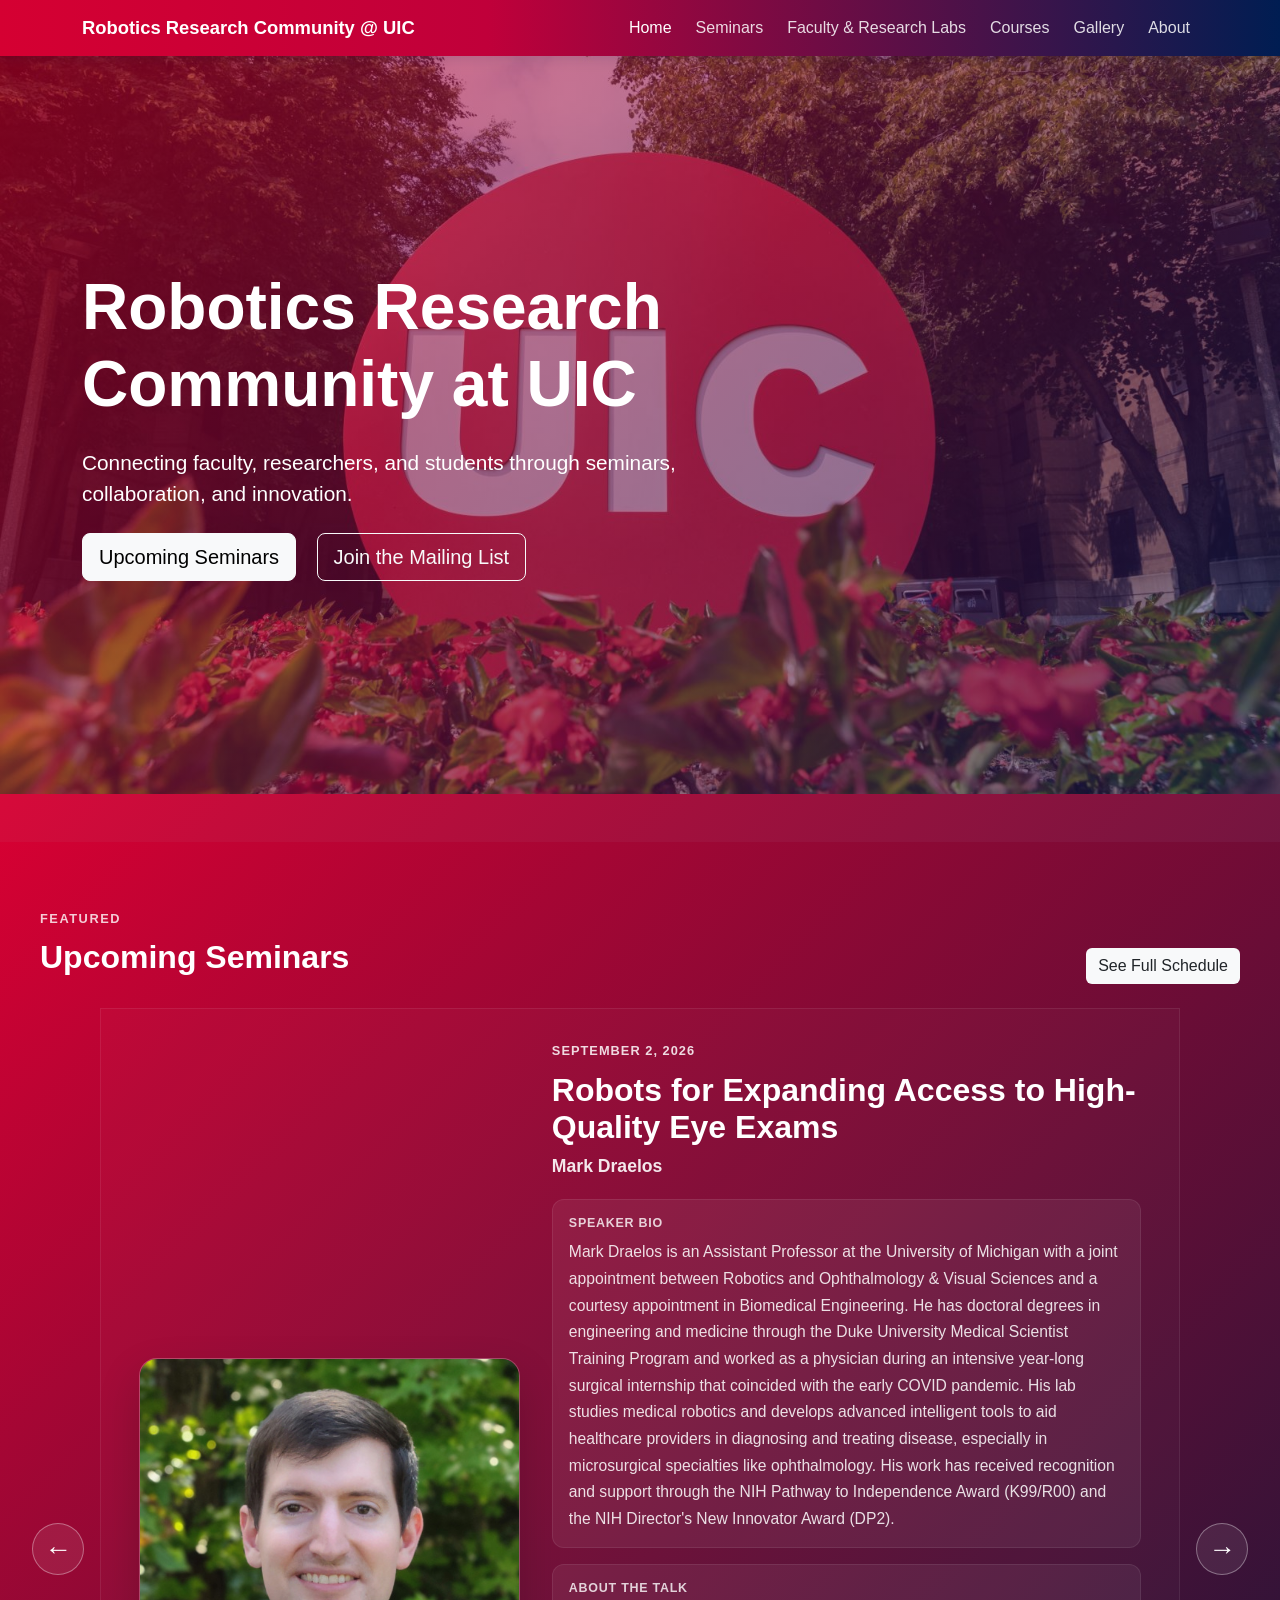
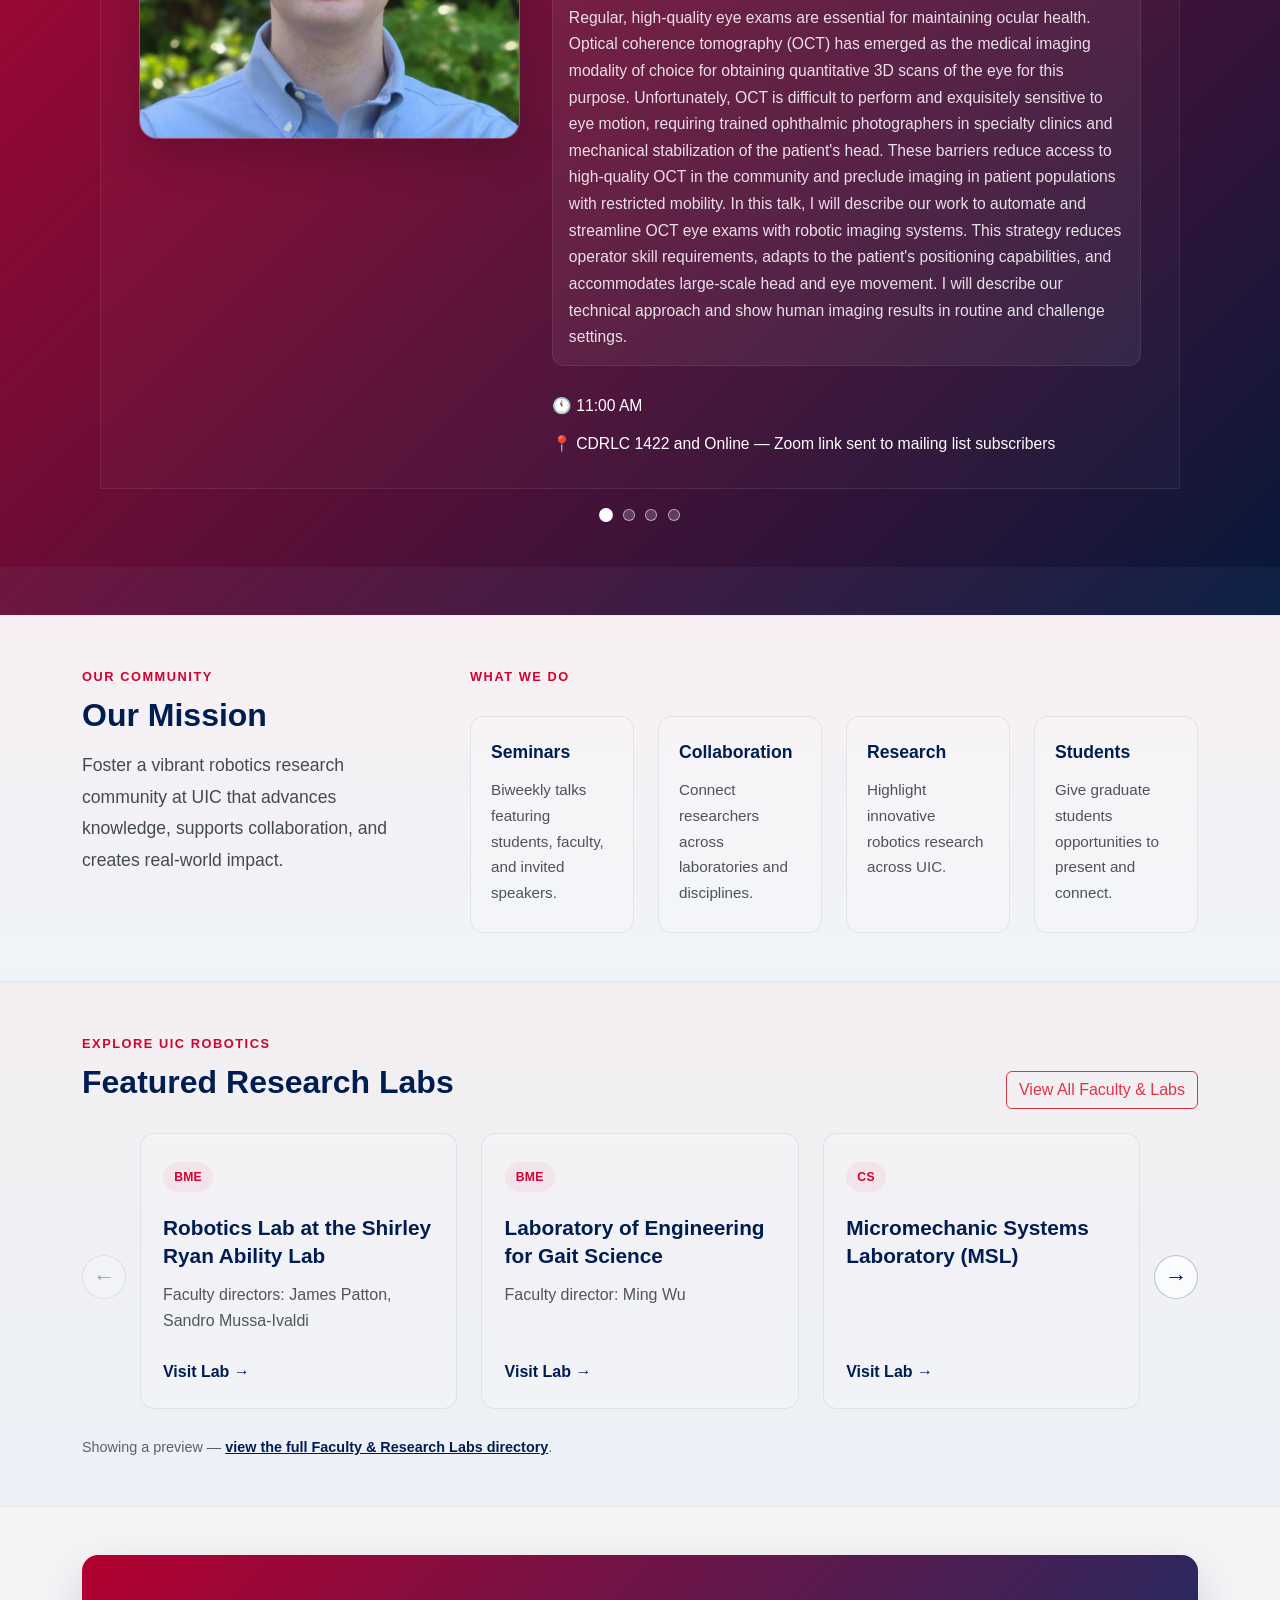
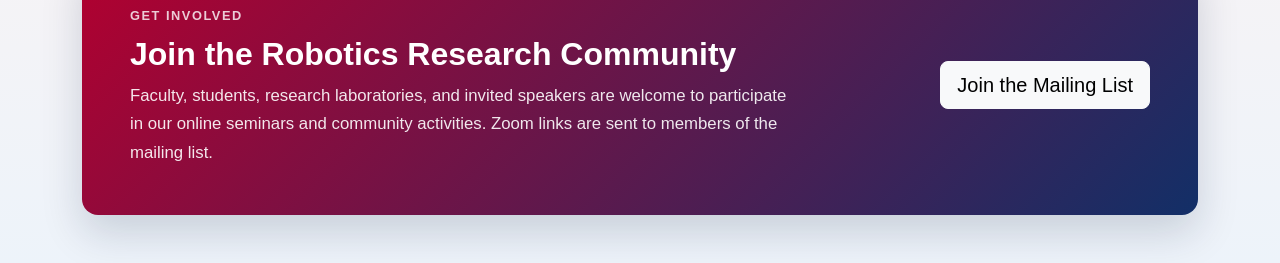
<file: index.html>
<!DOCTYPE html>
<html lang="en">
<head>
    <meta charset="UTF-8">
    <meta name="viewport" content="width=device-width, initial-scale=1.0">

    <title>Robotics Research Community at UIC</title>

    <!-- Bootstrap CSS -->
    <link href="https://cdn.jsdelivr.net/npm/bootstrap@5.3.7/dist/css/bootstrap.min.css" rel="stylesheet">

    <!-- Our CSS -->
    <link rel="stylesheet" href="css/style.css">
</head>


<body>


    <!-- Navigation -->
    <nav class="navbar navbar-expand-lg navbar-dark uic-navbar">
        <div class="container">
            <a class="navbar-brand fw-bold" href="#">
                Robotics Research Community @ UIC
            </a>

            <button class="navbar-toggler" type="button"
                    data-bs-toggle="collapse"
                    data-bs-target="#navbarNav">
                <span class="navbar-toggler-icon"></span>
            </button>

            <div class="collapse navbar-collapse" id="navbarNav">

                <ul class="navbar-nav ms-auto">

                    <li class="nav-item">
                        <a class="nav-link active" href="#home">Home</a>
                    </li>

                    <li class="nav-item">
                        <a class="nav-link" href="#seminars">Seminars</a>
                    </li>

                    <li class="nav-item">
                        <a class="nav-link" href="faculty-labs.html">Faculty &amp; Research Labs</a>
                    </li>

                    <li class="nav-item">
                        <a class="nav-link" href="courses.html">Courses</a>
                    </li>

                    <li class="nav-item">
                        <a class="nav-link" href="previous-seminars.html">Gallery</a>
                    </li>

                    <li class="nav-item">
                        <a class="nav-link" href="#mission">About</a>
                    </li>

                </ul>

            </div>
        </div>
    </nav>

    <section id="home" class="hero d-flex align-items-center">
        <div class="container text-white">

            <h1 class="display-3 fw-bold">
                Robotics Research Community at UIC
            </h1>

            <p class="lead mt-4">
                Connecting faculty, researchers, and students through
                seminars, collaboration, and innovation.
            </p>

            <div class="mt-4">
                <a href="#seminars" class="btn btn-light btn-lg me-3">
                    Upcoming Seminars
                </a>

                <a href="https://groups.google.com/g/uic-robotics" target="_blank" rel="noopener noreferrer" class="btn btn-outline-light btn-lg">
                    Join the Mailing List
                </a>
            </div>

        </div>
    </section>

    <section id="seminars" class="seminars-section py-5">
        <div class="seminar-hero">
            <div class="container">
                <div class="d-flex justify-content-between align-items-end mb-4">
                    <div>
                        <span class="section-label section-label-light">Featured</span>
                        <h2 class="fw-bold mt-2 text-white">Upcoming Seminars</h2>
                    </div>

                    <a href="#seminars" class="btn btn-light btn-outline-light text-dark border-0">
                        See Full Schedule
                    </a>
                </div>

                <div class="talk-slider-wrapper">
                    <button class="talk-slider-btn talk-slider-prev" type="button" aria-label="Previous talk">
                        ←
                    </button>

                    <div class="talk-slider">
                        <div class="talk-track" id="coming-talk-list"></div>
                    </div>

                    <button class="talk-slider-btn talk-slider-next" type="button" aria-label="Next talk">
                        →
                    </button>
                </div>

                <div class="talk-slider-dots" id="talk-slider-dots" aria-label="Speaker navigation"></div>
            </div>
        </div>
    </section>

    <section id="mission" class="mission-section py-5">
        <div class="container">
            <div class="row g-5 align-items-start">

                <div class="col-lg-4">
                    <span class="section-label">Our Community</span>
                    <h2 class="fw-bold mt-2">Our Mission</h2>

                    <p class="mission-text mt-3">
                        Foster a vibrant robotics research community at UIC
                        that advances knowledge, supports collaboration, and
                        creates real-world impact.
                    </p>
                </div>

                <div class="col-lg-8">
                    <span class="section-label">What We Do</span>

                    <div class="row g-4 mt-1">

                        <div class="col-md-6 col-xl-3">
                            <div class="feature-card">
                                <h3>Seminars</h3>
                                <p>
                                    Biweekly talks featuring students,
                                    faculty, and invited speakers.
                                </p>
                            </div>
                        </div>

                        <div class="col-md-6 col-xl-3">
                            <div class="feature-card">
                                <h3>Collaboration</h3>
                                <p>
                                    Connect researchers across laboratories
                                    and disciplines.
                                </p>
                            </div>
                        </div>

                        <div class="col-md-6 col-xl-3">
                            <div class="feature-card">
                                <h3>Research</h3>
                                <p>
                                    Highlight innovative robotics research
                                    across UIC.
                                </p>
                            </div>
                        </div>

                        <div class="col-md-6 col-xl-3">
                            <div class="feature-card">
                                <h3>Students</h3>
                                <p>
                                    Give graduate students opportunities to
                                    present and connect.
                                </p>
                            </div>
                        </div>

                    </div>
                </div>

            </div>
        </div>
    </section>

    <section id="labs" class="labs-section py-5">
        <div class="container">

            <div class="d-flex justify-content-between align-items-end mb-4">
                <div>
                    <span class="section-label">Explore UIC Robotics</span>
                    <h2 class="fw-bold mt-2">Featured Research Labs</h2>
                </div>

                <a href="faculty-labs.html" class="btn btn-outline-danger">
                    View All Faculty &amp; Labs
                </a>
            </div>

            <div class="lab-carousel">
                <button class="lab-carousel-btn lab-carousel-prev" type="button" aria-label="Scroll to previous labs">
                    ←
                </button>

                <div class="lab-carousel-viewport">
                    <div class="lab-carousel-track" id="lab-carousel-track"></div>
                </div>

                <button class="lab-carousel-btn lab-carousel-next" type="button" aria-label="Scroll to next labs">
                    →
                </button>
            </div>

            <p class="lab-carousel-footnote">
                Showing a preview —
                <a href="faculty-labs.html">view the full Faculty &amp; Research Labs directory</a>.
            </p>
        </div>
    </section>

    <section id="join" class="join-section py-5">
        <div class="container">
            <div class="join-box">
                <div class="row align-items-center g-4">

                    <div class="col-lg-8">
                        <span class="section-label">Get Involved</span>

                        <h2 class="fw-bold mt-2">
                            Join the Robotics Research Community
                        </h2>

                        <p class="mb-0">
                            Faculty, students, research laboratories, and invited
                            speakers are welcome to participate in our online seminars
                            and community activities. Zoom links are sent to members of
                            the mailing list.
                        </p>
                    </div>

                    <div class="col-lg-4 text-lg-end">
                        <a href="https://groups.google.com/g/uic-robotics"
                        target="_blank" rel="noopener noreferrer"
                        class="btn btn-light btn-lg">
                            Join the Mailing List
                        </a>
                    </div>

                </div>
            </div>
        </div>
    </section>



<!-- Bootstrap JavaScript -->
<script src="https://cdn.jsdelivr.net/npm/bootstrap@5.3.7/dist/js/bootstrap.bundle.min.js"></script>

<!-- Our JavaScript -->
<script src="js/main.js"></script>
<script src="js/labs-carousel.js"></script>

</body>
</html>
</file>
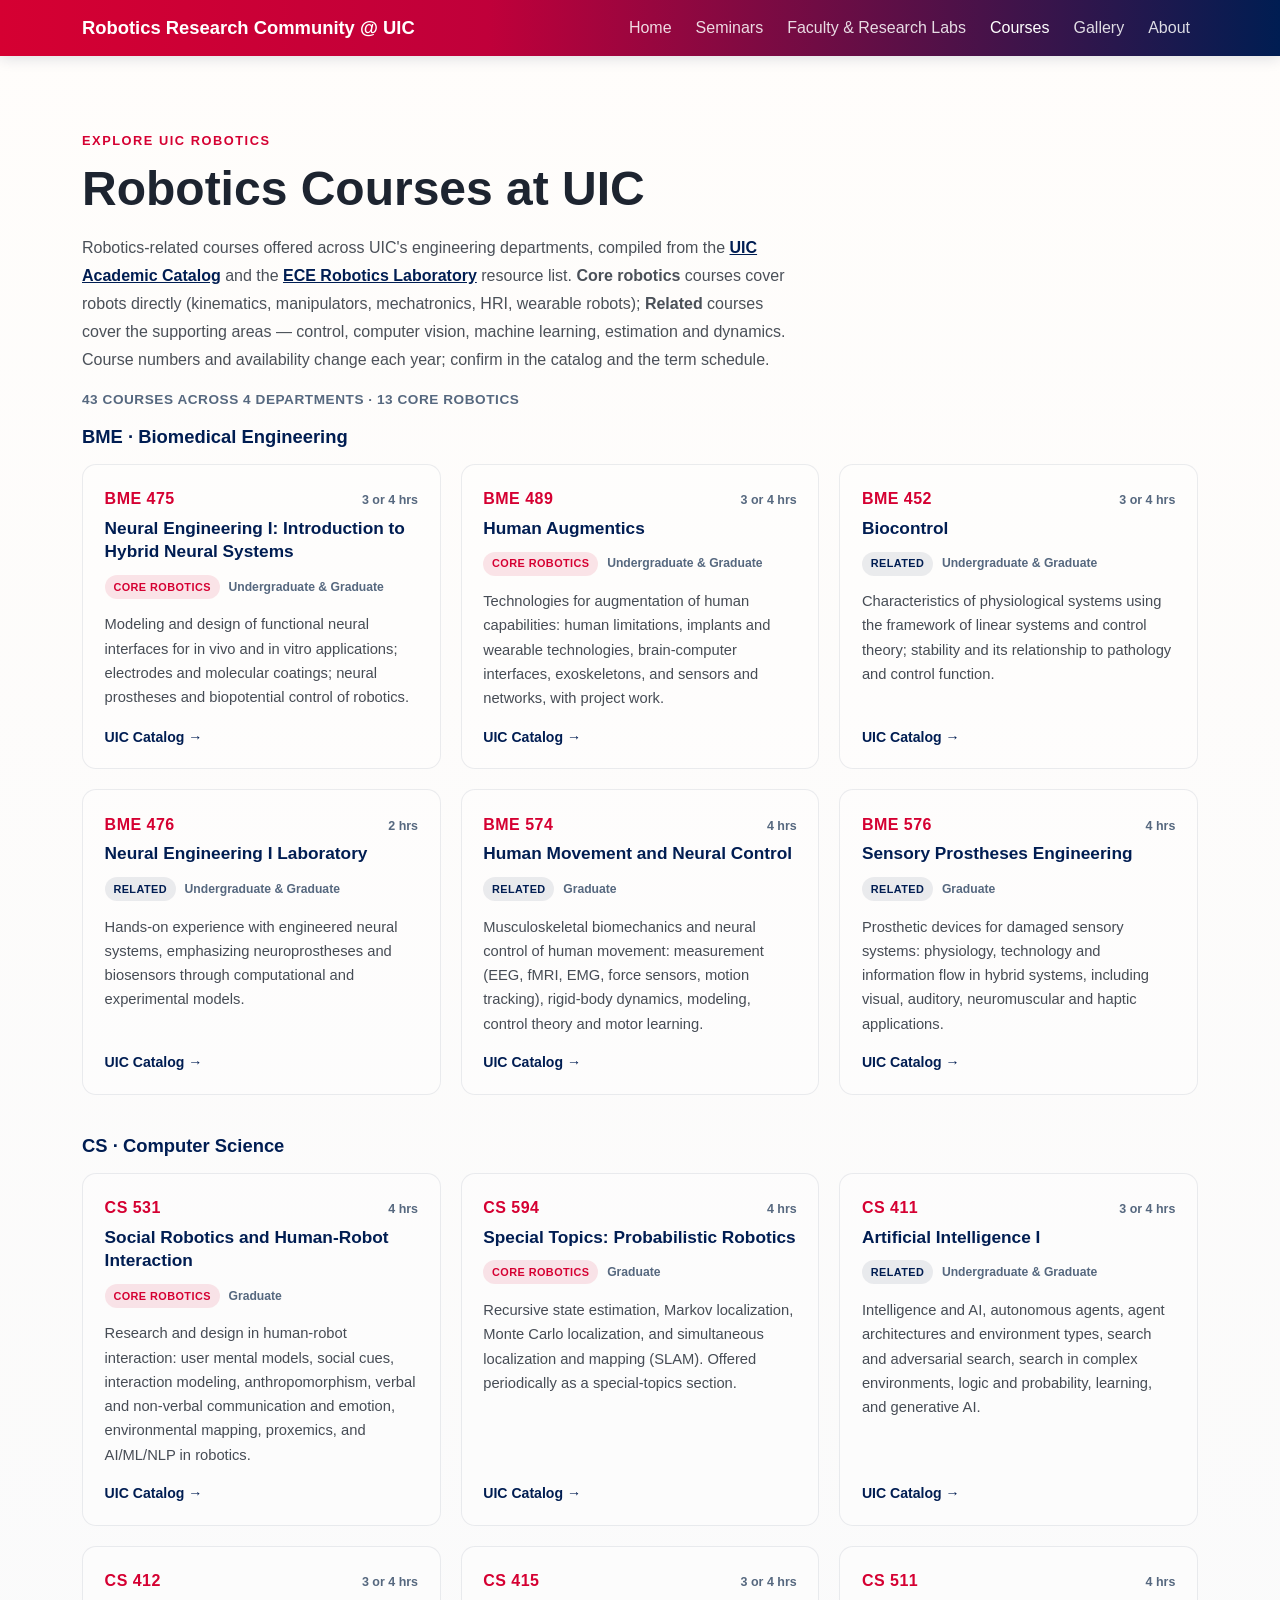
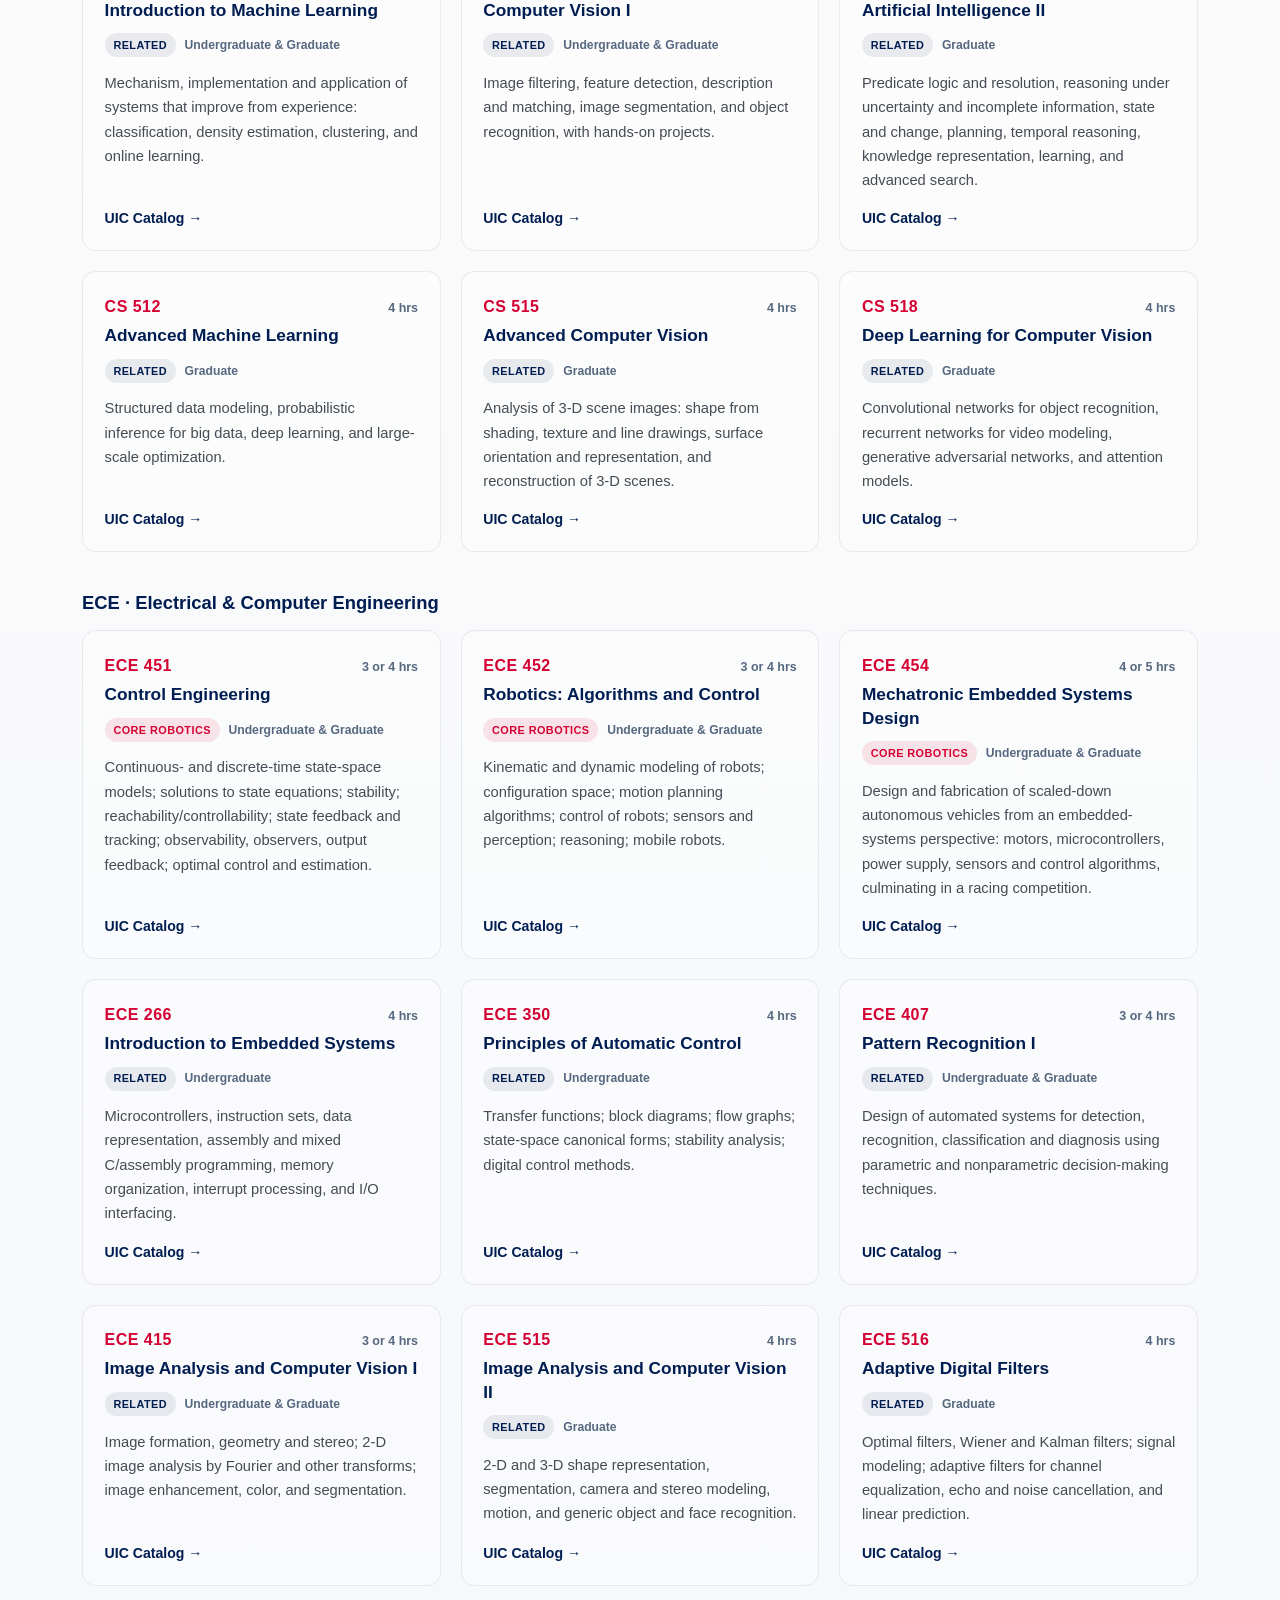
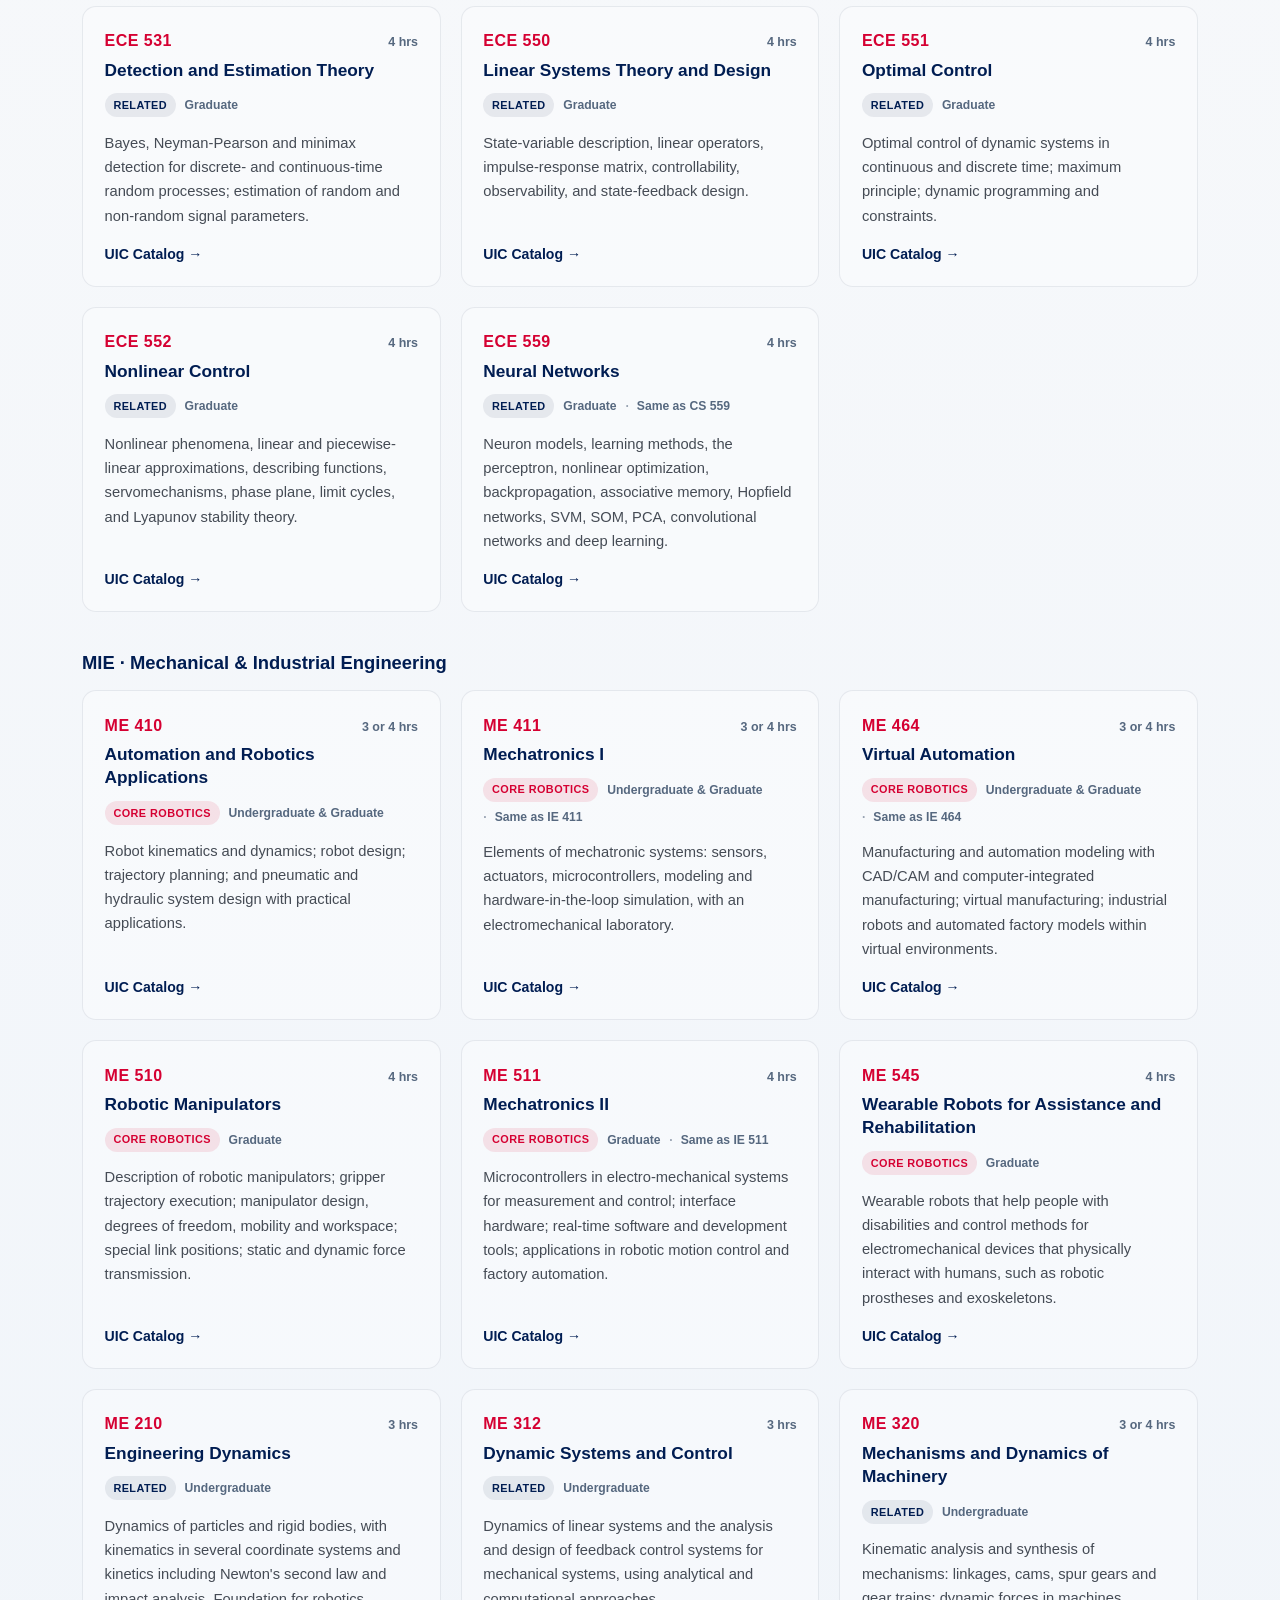
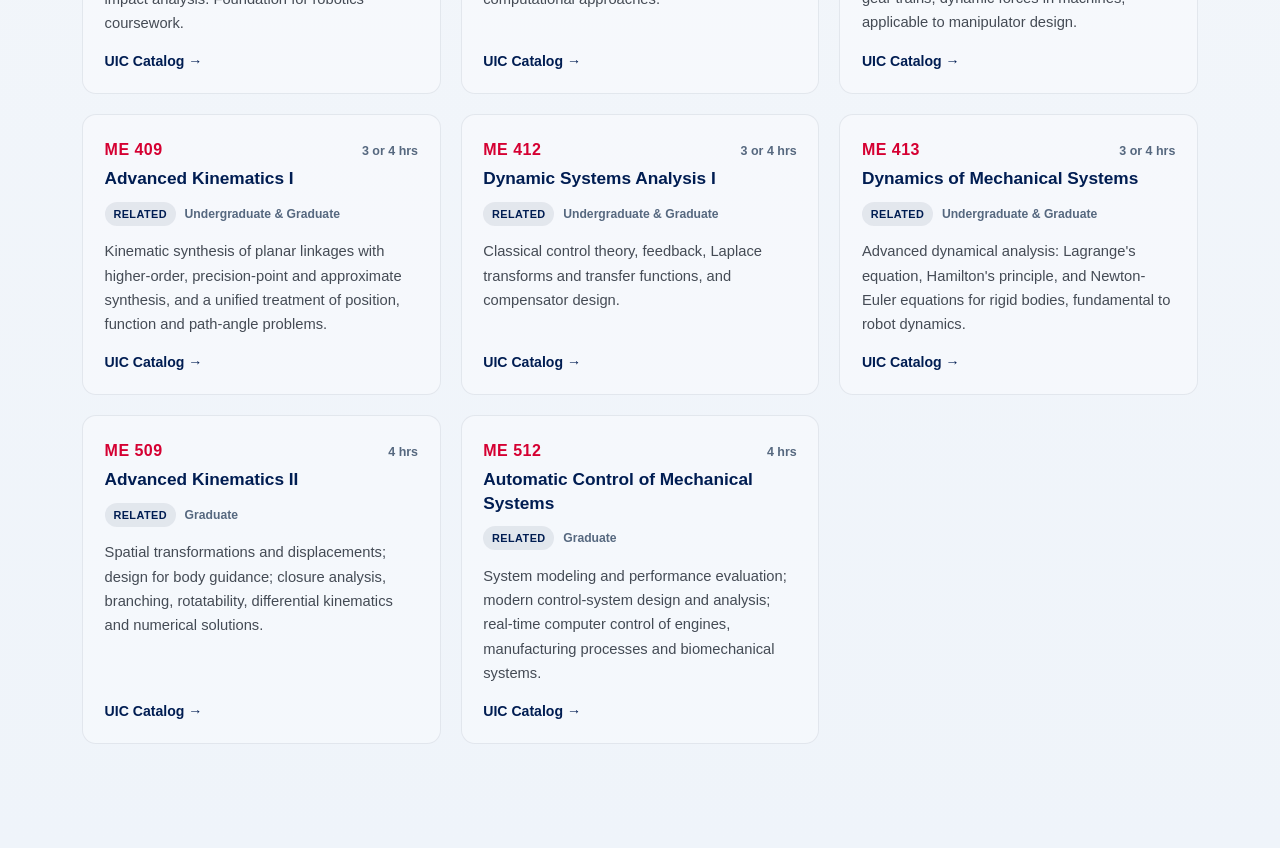
<file: courses.html>
<!DOCTYPE html>
<html lang="en">
<head>
    <meta charset="UTF-8">
    <meta name="viewport" content="width=device-width, initial-scale=1.0">
    <title>Robotics Courses | Robotics Research Community at UIC</title>
    <link href="https://cdn.jsdelivr.net/npm/bootstrap@5.3.7/dist/css/bootstrap.min.css" rel="stylesheet">
    <link rel="stylesheet" href="css/style.css">
</head>
<body>
    <nav class="navbar navbar-expand-lg navbar-dark uic-navbar">
        <div class="container">
            <a class="navbar-brand fw-bold" href="index.html">
                Robotics Research Community @ UIC
            </a>

            <button class="navbar-toggler" type="button"
                    data-bs-toggle="collapse"
                    data-bs-target="#navbarNav">
                <span class="navbar-toggler-icon"></span>
            </button>

            <div class="collapse navbar-collapse" id="navbarNav">
                <ul class="navbar-nav ms-auto">
                    <li class="nav-item"><a class="nav-link" href="index.html#home">Home</a></li>
                    <li class="nav-item"><a class="nav-link" href="index.html#seminars">Seminars</a></li>
                    <li class="nav-item"><a class="nav-link" href="faculty-labs.html">Faculty &amp; Research Labs</a></li>
                    <li class="nav-item"><a class="nav-link active" href="courses.html">Courses</a></li>
                    <li class="nav-item"><a class="nav-link" href="previous-seminars.html">Gallery</a></li>
                    <li class="nav-item"><a class="nav-link" href="index.html#mission">About</a></li>
                </ul>
            </div>
        </div>
    </nav>

    <main class="directory-page">
        <div class="container">
            <div class="directory-header">
                <span class="section-label">Explore UIC Robotics</span>
                <h1 class="fw-bold mt-2 display-5">Robotics Courses at UIC</h1>
                <p class="directory-intro">
                    Robotics-related courses offered across UIC's engineering departments, compiled from the
                    <a href="https://catalog.uic.edu/" target="_blank" rel="noopener noreferrer">UIC Academic Catalog</a>
                    and the
                    <a href="https://robotics.ece.uic.edu/resources/academic-resources/" target="_blank" rel="noopener noreferrer">ECE Robotics Laboratory</a>
                    resource list. <strong>Core robotics</strong> courses cover robots directly (kinematics, manipulators,
                    mechatronics, HRI, wearable robots); <strong>Related</strong> courses cover the supporting areas
                    &mdash; control, computer vision, machine learning, estimation and dynamics. Course numbers and
                    availability change each year; confirm in the catalog and the term schedule.
                </p>
                <p id="course-count" class="course-count"></p>
            </div>

            <div id="courses-directory" aria-live="polite"></div>
        </div>
    </main>

    <script src="https://cdn.jsdelivr.net/npm/bootstrap@5.3.7/dist/js/bootstrap.bundle.min.js"></script>
    <script src="js/courses.js"></script>
</body>
</html>
</file>
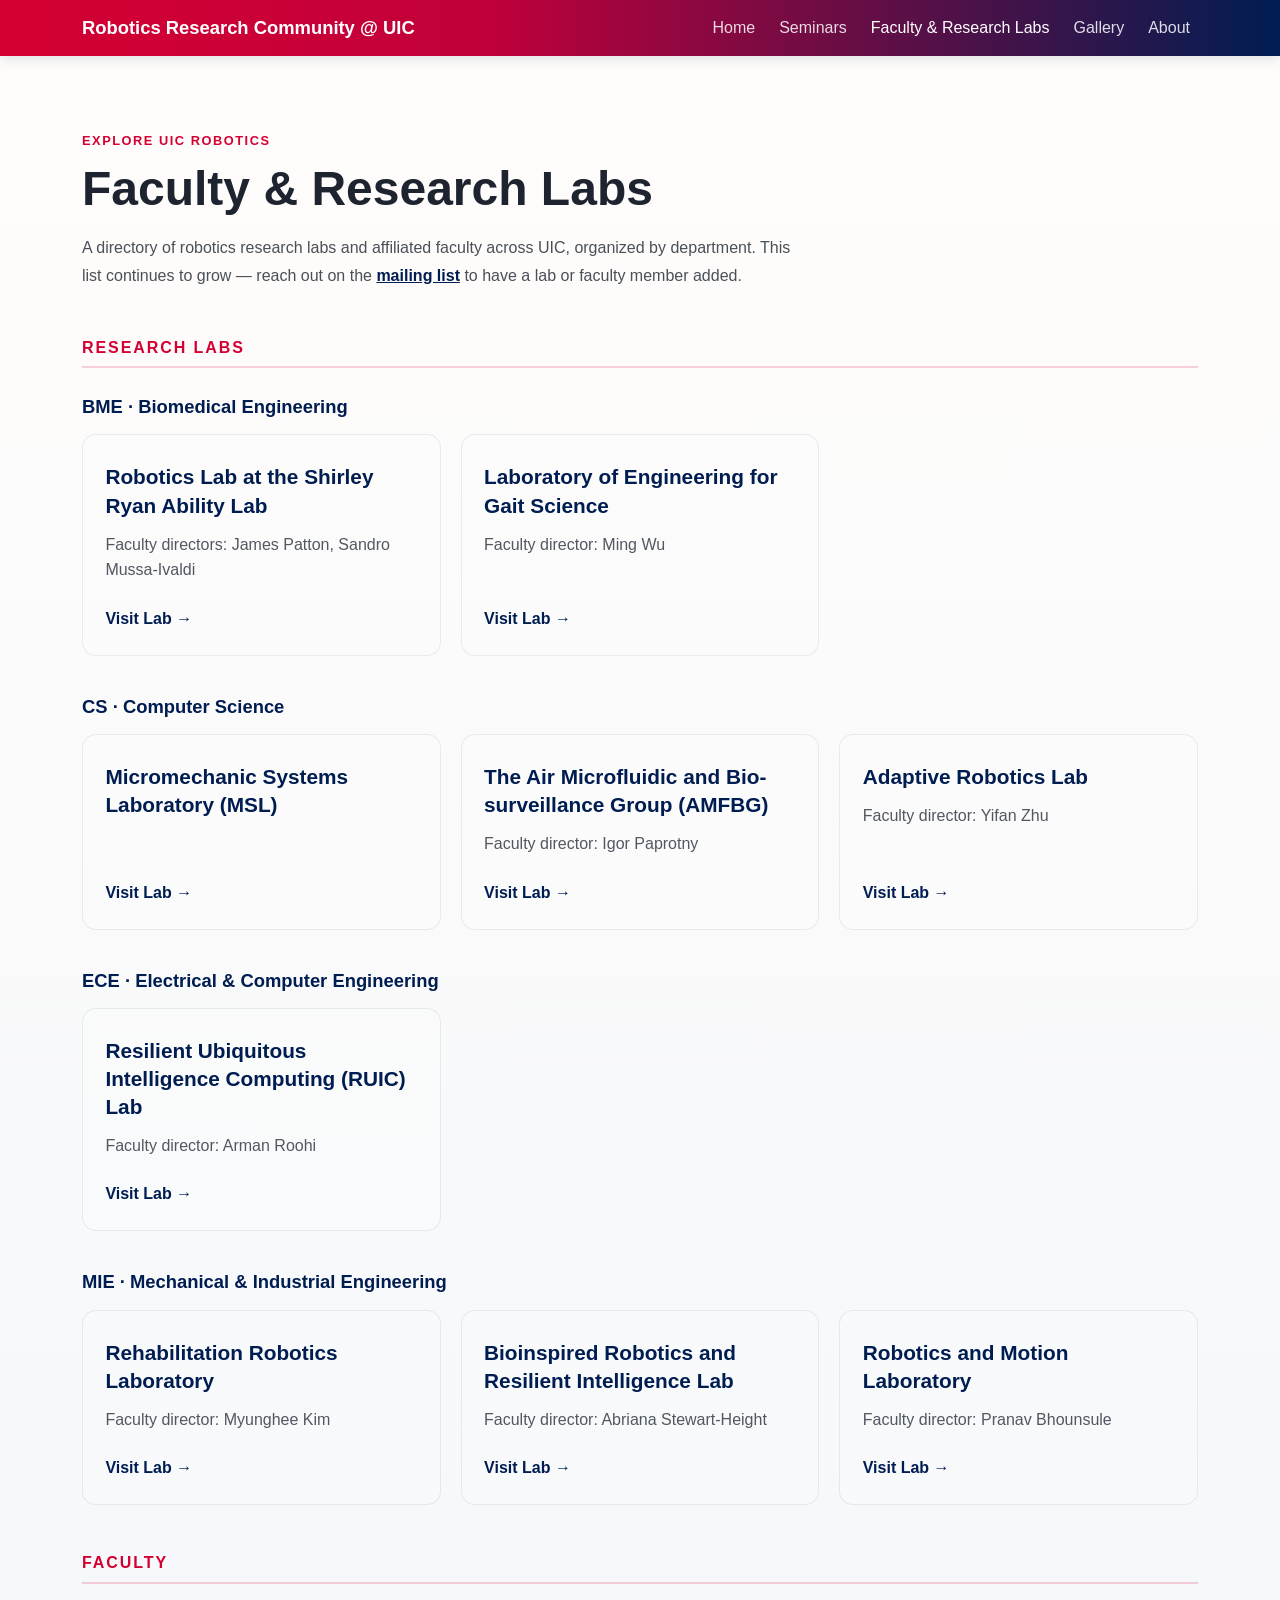
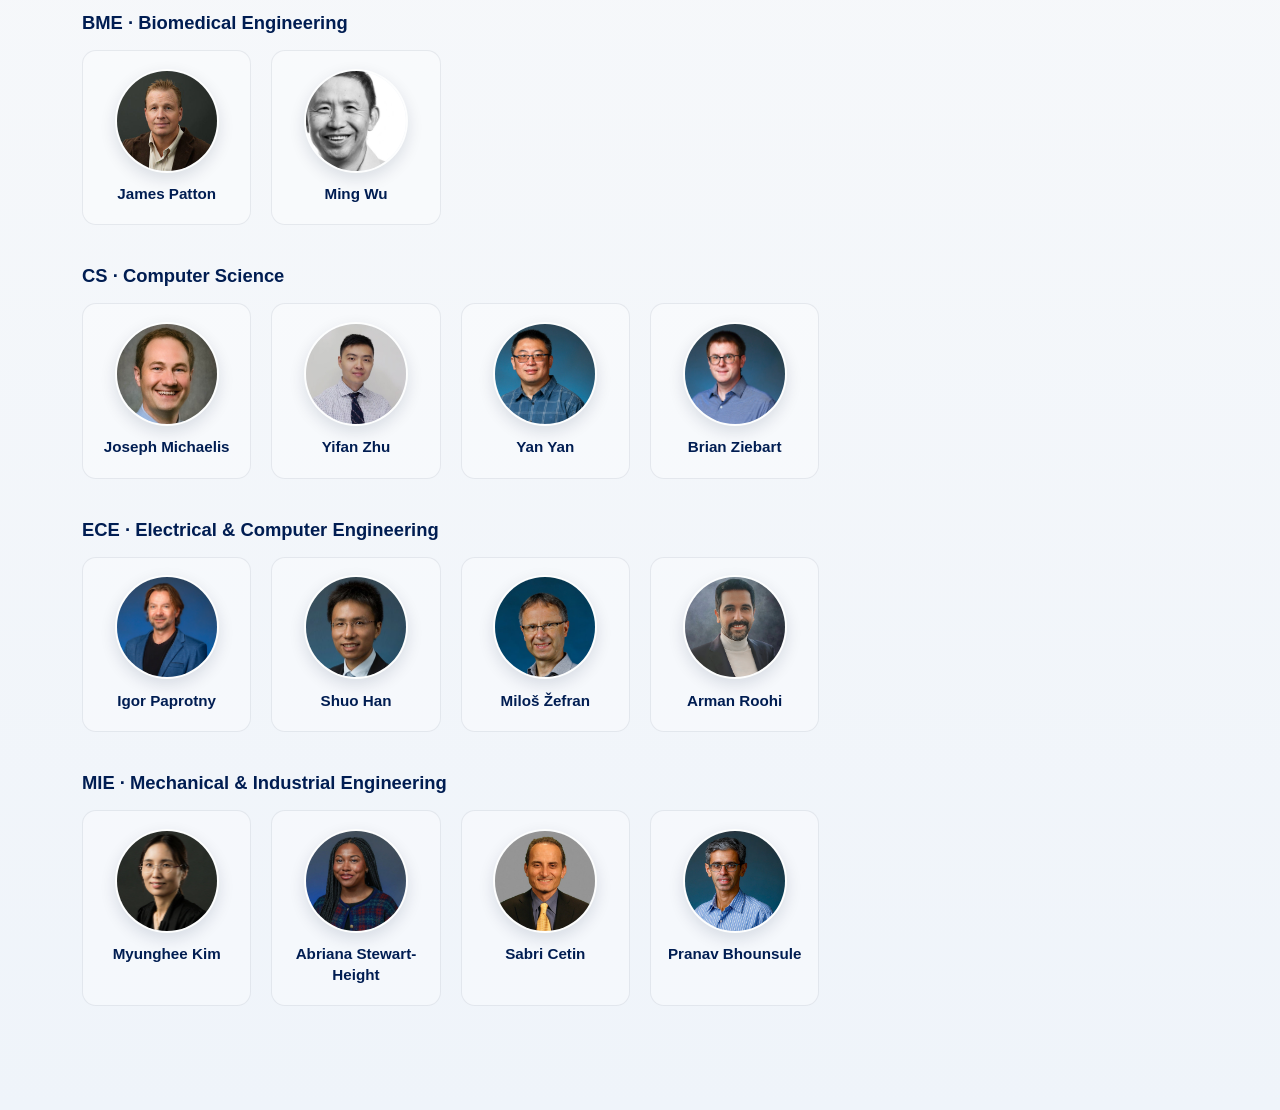
<file: faculty-labs.html>
<!DOCTYPE html>
<html lang="en">
<head>
    <meta charset="UTF-8">
    <meta name="viewport" content="width=device-width, initial-scale=1.0">
    <title>Faculty &amp; Research Labs | Robotics Research Community at UIC</title>
    <link href="https://cdn.jsdelivr.net/npm/bootstrap@5.3.7/dist/css/bootstrap.min.css" rel="stylesheet">
    <link rel="stylesheet" href="css/style.css">
</head>
<body>
    <nav class="navbar navbar-expand-lg navbar-dark uic-navbar">
        <div class="container">
            <a class="navbar-brand fw-bold" href="index.html">
                Robotics Research Community @ UIC
            </a>

            <button class="navbar-toggler" type="button"
                    data-bs-toggle="collapse"
                    data-bs-target="#navbarNav">
                <span class="navbar-toggler-icon"></span>
            </button>

            <div class="collapse navbar-collapse" id="navbarNav">
                <ul class="navbar-nav ms-auto">
                    <li class="nav-item"><a class="nav-link" href="index.html#home">Home</a></li>
                    <li class="nav-item"><a class="nav-link" href="index.html#seminars">Seminars</a></li>
                    <li class="nav-item"><a class="nav-link active" href="faculty-labs.html">Faculty &amp; Research Labs</a></li>
                    <li class="nav-item"><a class="nav-link" href="previous-seminars.html">Gallery</a></li>
                    <li class="nav-item"><a class="nav-link" href="index.html#mission">About</a></li>
                </ul>
            </div>
        </div>
    </nav>

    <main class="directory-page">
        <div class="container">
            <div class="directory-header">
                <span class="section-label">Explore UIC Robotics</span>
                <h1 class="fw-bold mt-2 display-5">Faculty &amp; Research Labs</h1>
                <p class="directory-intro">
                    A directory of robotics research labs and affiliated faculty across UIC,
                    organized by department. This list continues to grow — reach out on the
                    <a href="https://groups.google.com/g/uic-robotics" target="_blank" rel="noopener noreferrer">mailing list</a>
                    to have a lab or faculty member added.
                </p>
            </div>

            <section class="directory-section">
                <h2 class="directory-section-title">Research Labs</h2>
                <div id="labs-directory" aria-live="polite"></div>
            </section>

            <section class="directory-section">
                <h2 class="directory-section-title">Faculty</h2>
                <div id="faculty-directory" aria-live="polite"></div>
            </section>
        </div>
    </main>

    <script src="https://cdn.jsdelivr.net/npm/bootstrap@5.3.7/dist/js/bootstrap.bundle.min.js"></script>
    <script src="js/faculty-labs.js"></script>
</body>
</html>
</file>
<file: css/style.css>
:root {
    --uic-red: #d50032;
    --uic-red-deep: #a80028;
    --uic-red-soft: #f9dfe6;
    --uic-navy: #001d52;
    --uic-navy-soft: #16376d;
    --uic-navy-deep: #081d42;
    --uic-light-gray: #f5f5f5;
    --uic-cream: #f8f5f2;
    --uic-cloud: #edf2f8;
    --uic-slate: #56687f;
    --uic-dark: #1d2430;
}

html {
    scroll-behavior: smooth;
}

body {
    font-family: Arial, Helvetica, sans-serif;
    color: var(--uic-dark);
    background: linear-gradient(180deg, #fffdfb 0%, #eff4fa 100%);
}

.uic-navbar {
    background: linear-gradient(90deg, var(--uic-red) 0%, #c0003a 38%, var(--uic-navy) 100%);
    box-shadow: 0 2px 14px rgba(8, 29, 66, 0.14);
}

.navbar-brand {
    font-size: 1.15rem;
}

.navbar .nav-link {
    color: rgba(255, 255, 255, 0.85);
    margin-left: 0.5rem;
}

.navbar .nav-link:hover,
.navbar .nav-link.active {
    color: white;
}

.hero {
    min-height: 82vh;
    background-image:
        linear-gradient(
            135deg,
            rgba(213, 0, 50, 0.58),
            rgba(0, 30, 98, 0.52)
        ),
        url("../images/uic_logo.JPG");
    background-size: cover;
    background-position: center;
    background-repeat: no-repeat;
    display: flex;
    align-items: center;
}

.hero h1{
    max-width:700px;
}

.hero p{
    max-width:650px;
    font-size:1.3rem;
}

.mission-section {
    background: linear-gradient(180deg, rgba(247, 239, 241, 0.96) 0%, rgba(239, 243, 248, 0.96) 100%);
    color: var(--uic-navy);
    border-top: 1px solid rgba(9, 24, 57, 0.04);
    border-bottom: 1px solid rgba(9, 24, 57, 0.04);
}

.section-label {
    color: var(--uic-red);
    font-size: 0.8rem;
    font-weight: 700;
    letter-spacing: 0.12em;
    text-transform: uppercase;
}

.mission-section .section-label,
.labs-section .section-label {
    color: var(--uic-red);
}

.mission-section h2,
.labs-section h2 {
    color: var(--uic-navy);
}

.mission-text {
    color: rgba(29, 36, 48, 0.82);
    font-size: 1.1rem;
    line-height: 1.8;
}

.feature-card {
    height: 100%;
    padding: 1.6rem 1.25rem;
    border: 1px solid rgba(8, 29, 66, 0.08);
    border-radius: 14px;
    background: rgba(255, 255, 255, 0.22);
    transition: transform 0.2s ease, box-shadow 0.2s ease, border-color 0.2s ease;
}

.feature-card:hover {
    transform: translateY(-4px);
    box-shadow: 0 16px 32px rgba(9, 24, 57, 0.08);
    border-color: rgba(213, 0, 50, 0.18);
}

.feature-card h3 {
    margin-bottom: 0.85rem;
    color: var(--uic-navy);
    font-size: 1.1rem;
    font-weight: 700;
}

.feature-card p {
    margin-bottom: 0;
    color: rgba(29, 36, 48, 0.78);
    font-size: 0.95rem;
    line-height: 1.7;
}

.seminars-section {
    background: linear-gradient(135deg, rgba(213, 0, 50, 0.96), rgba(8, 29, 66, 0.98));
    padding: 0;
}

.seminar-hero {
    width: 100vw;
    margin-left: calc(50% - 50vw);
    padding: 4rem 0 2.5rem;
    background: linear-gradient(135deg, rgba(213, 0, 50, 0.96), rgba(9, 24, 57, 0.98));
    color: white;
}

.seminar-hero .container {
    width: 100%;
    max-width: none;
    padding-left: 2rem;
    padding-right: 2rem;
}

.seminar-hero .d-flex.justify-content-between {
    padding-left: 0.5rem;
    padding-right: 0.5rem;
}

.section-label-light {
    color: rgba(255, 255, 255, 0.8);
}

.talk-slider-wrapper {
    position: relative;
    display: flex;
    align-items: center;
    gap: 1rem;
    width: 100%;
    margin: 0;
    padding: 0;
}

.talk-slider {
    flex: 1;
    width: 100%;
    overflow: hidden;
    border-radius: 0;
    background: transparent;
}

.talk-track {
    display: flex;
    width: 100%;
    min-height: 520px;
    transition: transform 0.55s ease;
}

.talk-slide {
    flex: 0 0 100%;
    width: 100%;
    display: grid;
    grid-template-columns: minmax(240px, 38%) minmax(0, 1fr);
    gap: 2rem;
    align-items: center;
    min-height: 520px;
    padding: 2rem clamp(1.25rem, 3vw, 2.5rem);
    background: rgba(255, 255, 255, 0.02);
    border: 1px solid rgba(255, 255, 255, 0.08);
    border-radius: 0;
    box-shadow: none;
}

.talk-photo {
    display: flex;
    align-items: center;
    justify-content: center;
    padding: 0;
    min-height: 320px;
}

.speaker-photo {
    display: block;
    width: min(100%, 420px);
    aspect-ratio: 1 / 1;
    height: auto;
    object-fit: cover;
    object-position: center;
    border-radius: 18px;
    background-color: rgba(255, 255, 255, 0.08);
    box-shadow: 0 18px 42px rgba(0, 0, 0, 0.18);
    border: 1px solid rgba(255, 255, 255, 0.18);
}

.talk-photo-placeholder {
    display: flex;
    align-items: center;
    justify-content: center;
    width: min(100%, 420px);
    aspect-ratio: 1 / 1;
    border-radius: 18px;
    border: 2px dashed rgba(255, 255, 255, 0.4);
    background: rgba(255, 255, 255, 0.04);
    color: white;
    font-size: 0.9rem;
    font-weight: 700;
    letter-spacing: 0.06em;
    text-transform: uppercase;
    text-align: center;
}

.talk-body {
    padding: 0;
    display: flex;
    flex-direction: column;
    justify-content: center;
    min-width: 0;
    overflow-wrap: break-word;
    word-break: break-word;
    color: white;
}

.talk-date {
    margin-bottom: 0.7rem;
    color: rgba(255, 255, 255, 0.85);
    font-size: 0.8rem;
    font-weight: 700;
    letter-spacing: 0.08em;
    text-transform: uppercase;
}

.talk-slide h3 {
    margin-bottom: 0.5rem;
    color: white;
    font-size: clamp(1.8rem, 2.5vw, 3rem);
    font-weight: 700;
    line-height: 1.15;
    max-width: 100%;
}

.talk-speaker {
    margin-bottom: 1.2rem;
    color: rgba(255, 255, 255, 0.9);
    font-weight: 600;
    font-size: 1.1rem;
}

.talk-bio-box {
    margin-bottom: 1rem;
    padding: 0.9rem 1rem;
    background: rgba(255, 255, 255, 0.06);
    border: 1px solid rgba(255, 255, 255, 0.08);
    border-radius: 12px;
    overflow-wrap: break-word;
    word-break: break-word;
}

.talk-bio-box strong {
    display: block;
    margin-bottom: 0.4rem;
    color: rgba(255, 255, 255, 0.8);
    font-size: 0.78rem;
    text-transform: uppercase;
    letter-spacing: 0.06em;
}

.talk-bio-box p {
    margin-bottom: 0;
    color: rgba(255, 255, 255, 0.86);
    line-height: 1.7;
    font-size: 0.98rem;
    word-break: break-word;
    overflow-wrap: break-word;
}

.talk-meta {
    margin-top: 0.75rem;
    display: flex;
    flex-wrap: wrap;
    gap: 0.9rem 1.25rem;
    color: white;
    font-size: 0.98rem;
}

.talk-slider-btn {
    position: relative;
    z-index: 2;
    width: 52px;
    height: 52px;
    border: 1px solid rgba(255, 255, 255, 0.35);
    border-radius: 50%;
    background: rgba(255, 255, 255, 0.08);
    color: white;
    font-size: 1.7rem;
    line-height: 1;
    box-shadow: none;
    cursor: pointer;
    transition: transform 0.2s ease, background 0.2s ease, border-color 0.2s ease;
}

.talk-slider-btn:hover {
    transform: translateY(-2px);
    background: rgba(255, 255, 255, 0.14);
    border-color: rgba(255, 255, 255, 0.6);
}

.talk-slider-dots {
    display: flex;
    justify-content: center;
    gap: 0.65rem;
    margin-top: 1.25rem;
    padding-bottom: 0.35rem;
}

.talk-dot {
    width: 12px;
    height: 12px;
    padding: 0;
    border: 1px solid rgba(255, 255, 255, 0.55);
    border-radius: 50%;
    background: rgba(255, 255, 255, 0.18);
    cursor: pointer;
    transition: transform 0.2s ease, background 0.2s ease;
}

.talk-dot.active {
    background: white;
    border-color: white;
    transform: scale(1.15);
}

@media (max-width: 768px) {
    .seminar-hero .container {
        padding-left: 1rem;
        padding-right: 1rem;
    }

    .talk-slider-wrapper {
        gap: 0.75rem;
    }

    .talk-track {
        min-height: 680px;
    }

    .talk-slide {
        grid-template-columns: 1fr;
        align-items: start;
        gap: 1.5rem;
        min-height: 680px;
        padding: 1.25rem 1rem 1.5rem;
    }

    .talk-photo {
        min-height: auto;
    }

    .speaker-photo {
        width: min(100%, 260px);
    }

    .talk-body {
        padding: 0;
    }

    .talk-slide h3 {
        font-size: clamp(1.6rem, 7vw, 2.4rem);
    }

    .talk-slider-btn {
        width: 42px;
        height: 42px;
        font-size: 1.35rem;
    }
}

.labs-section {
    background: linear-gradient(180deg, rgba(244, 238, 240, 0.96) 0%, rgba(236, 241, 247, 0.96) 100%);
    color: var(--uic-navy);
    border-top: 1px solid rgba(9, 24, 57, 0.04);
    border-bottom: 1px solid rgba(9, 24, 57, 0.04);
}

.lab-card {
    height: 100%;
    padding: 1.75rem 1.4rem 1.5rem;
    border: 1px solid rgba(8, 29, 66, 0.08);
    border-radius: 14px;
    background: rgba(255, 255, 255, 0.18);
    transition: transform 0.2s ease, box-shadow 0.2s ease, border-color 0.2s ease;
}

.lab-card:hover {
    transform: translateY(-5px);
    box-shadow: 0 12px 28px rgba(9, 24, 57, 0.08);
    border-color: rgba(213, 0, 50, 0.18);
}

.lab-card h3 {
    color: var(--uic-navy);
    font-size: 1.3rem;
    font-weight: 700;
    line-height: 1.35;
    margin-bottom: 0.75rem;
}

.lab-lead {
    color: rgba(29, 36, 48, 0.76);
    margin-bottom: 1rem;
    line-height: 1.6;
}

.lab-tags {
    display: flex;
    flex-wrap: wrap;
    gap: 0.5rem;
    margin-bottom: 1.35rem;
}

.lab-tags span {
    padding: 0.38rem 0.7rem;
    border-radius: 999px;
    background: rgba(213, 0, 50, 0.06);
    color: var(--uic-red);
    font-size: 0.76rem;
    font-weight: 700;
    letter-spacing: 0.02em;
}

.lab-link {
    color: var(--uic-navy);
    font-weight: 700;
    text-decoration: none;
    display: inline-block;
    margin-top: auto;
}

.lab-link:hover {
    color: var(--uic-red);
}

.lab-card-link {
    display: flex;
    flex-direction: column;
    text-decoration: none;
    color: inherit;
}

.lab-card-link .lab-link {
    margin-top: auto;
    padding-top: 0.5rem;
}

/* Homepage Featured Research Labs carousel */
.lab-carousel {
    position: relative;
    display: flex;
    align-items: center;
    gap: 0.85rem;
}

.lab-carousel-viewport {
    flex: 1;
    overflow-x: auto;
    scroll-snap-type: x mandatory;
    scrollbar-width: thin;
    scrollbar-color: rgba(8, 29, 66, 0.28) transparent;
    -webkit-overflow-scrolling: touch;
    padding-bottom: 0.75rem;
}

.lab-carousel-track {
    display: flex;
    gap: 1.5rem;
    align-items: stretch;
}

.lab-carousel-track .lab-card {
    flex: 0 0 calc((100% - 3rem) / 3);
    scroll-snap-align: start;
    height: auto;
}

.lab-carousel-btn {
    flex: 0 0 auto;
    width: 44px;
    height: 44px;
    border: 1px solid rgba(8, 29, 66, 0.25);
    border-radius: 50%;
    background: rgba(255, 255, 255, 0.7);
    color: var(--uic-navy);
    font-size: 1.4rem;
    line-height: 1;
    cursor: pointer;
    transition: transform 0.2s ease, background 0.2s ease, border-color 0.2s ease, opacity 0.2s ease;
}

.lab-carousel-btn:hover:not(:disabled) {
    transform: translateY(-2px);
    background: #fff;
    border-color: var(--uic-red);
    color: var(--uic-red);
}

.lab-carousel-btn:disabled {
    opacity: 0.35;
    cursor: default;
}

.lab-carousel-footnote {
    margin-top: 1rem;
    margin-bottom: 0;
    font-size: 0.9rem;
    color: rgba(29, 36, 48, 0.7);
}

.lab-carousel-footnote a,
.lab-carousel-empty {
    color: var(--uic-navy);
    font-weight: 700;
}

@media (max-width: 992px) {
    .lab-carousel-track .lab-card {
        flex-basis: calc((100% - 1.5rem) / 2);
    }
}

@media (max-width: 640px) {
    .lab-carousel-track .lab-card {
        flex-basis: 82%;
    }
}

/* Faculty & Research Labs full directory page */
.directory-page {
    padding: 4.5rem 0 4rem;
}

.directory-intro {
    max-width: 720px;
    margin-top: 1rem;
    color: rgba(29, 36, 48, 0.8);
    line-height: 1.75;
}

.directory-intro a {
    color: var(--uic-navy);
    font-weight: 700;
}

.directory-section {
    margin-top: 3rem;
}

.directory-section-title {
    font-weight: 700;
    color: var(--uic-red);
    font-size: 1rem;
    letter-spacing: 0.12em;
    text-transform: uppercase;
    padding-bottom: 0.6rem;
    border-bottom: 2px solid rgba(213, 0, 50, 0.18);
    margin-bottom: 1.75rem;
}

.directory-group {
    margin-bottom: 2.5rem;
}

.directory-dept {
    font-size: 1.15rem;
    font-weight: 700;
    color: var(--uic-navy);
    margin-bottom: 1rem;
}

.directory-grid {
    display: grid;
    grid-template-columns: repeat(auto-fill, minmax(280px, 1fr));
    gap: 1.25rem;
}

.faculty-list {
    list-style: none;
    padding: 0;
    margin: 0;
    display: grid;
    grid-template-columns: repeat(auto-fill, minmax(150px, 1fr));
    gap: 1.25rem;
}

.faculty-card {
    display: flex;
    flex-direction: column;
    align-items: center;
    text-align: center;
    gap: 0.7rem;
    padding: 1.1rem 0.9rem 1.25rem;
    border: 1px solid rgba(8, 29, 66, 0.08);
    border-radius: 14px;
    background: rgba(255, 255, 255, 0.35);
    text-decoration: none;
    color: var(--uic-navy);
    transition: transform 0.2s ease, box-shadow 0.2s ease, border-color 0.2s ease;
}

.faculty-card:hover {
    transform: translateY(-4px);
    box-shadow: 0 14px 30px rgba(9, 24, 57, 0.1);
    border-color: rgba(213, 0, 50, 0.2);
}

.faculty-photo {
    width: 104px;
    height: 104px;
    border-radius: 50%;
    object-fit: cover;
    object-position: top center;
    background: var(--uic-cloud);
    border: 2px solid rgba(255, 255, 255, 0.9);
    box-shadow: 0 6px 16px rgba(9, 24, 57, 0.12);
}

.faculty-photo-fallback {
    display: flex;
    align-items: center;
    justify-content: center;
    font-size: 1.6rem;
    font-weight: 700;
    color: var(--uic-red);
    background: rgba(213, 0, 50, 0.08);
}

.faculty-name {
    font-weight: 700;
    font-size: 0.95rem;
    line-height: 1.35;
}

.faculty-card:hover .faculty-name {
    color: var(--uic-red);
}

.empty-state {
    padding: 1.5rem;
    border-radius: 14px;
    background: rgba(213, 0, 50, 0.05);
    border: 1px solid rgba(213, 0, 50, 0.12);
}

/* Courses page */
.course-count {
    margin-top: 0.75rem;
    font-size: 0.85rem;
    font-weight: 700;
    letter-spacing: 0.04em;
    text-transform: uppercase;
    color: var(--uic-slate);
}

.course-grid {
    display: grid;
    grid-template-columns: repeat(auto-fill, minmax(300px, 1fr));
    gap: 1.25rem;
}

.course-card {
    display: flex;
    flex-direction: column;
    padding: 1.4rem 1.35rem 1.3rem;
    border: 1px solid rgba(8, 29, 66, 0.08);
    border-radius: 14px;
    background: rgba(255, 255, 255, 0.35);
    transition: transform 0.2s ease, box-shadow 0.2s ease, border-color 0.2s ease;
}

.course-card:hover {
    transform: translateY(-4px);
    box-shadow: 0 14px 30px rgba(9, 24, 57, 0.1);
    border-color: rgba(213, 0, 50, 0.2);
}

.course-head {
    display: flex;
    align-items: baseline;
    justify-content: space-between;
    gap: 0.75rem;
    margin-bottom: 0.35rem;
}

.course-code {
    font-weight: 800;
    color: var(--uic-red);
    letter-spacing: 0.03em;
}

.course-hours {
    font-size: 0.78rem;
    font-weight: 700;
    color: var(--uic-slate);
    white-space: nowrap;
}

.course-title {
    font-size: 1.08rem;
    font-weight: 700;
    line-height: 1.35;
    color: var(--uic-navy);
    margin-bottom: 0.7rem;
}

.course-meta {
    display: flex;
    flex-wrap: wrap;
    align-items: center;
    gap: 0.4rem 0.55rem;
    margin-bottom: 0.85rem;
}

.course-badge {
    padding: 0.24rem 0.55rem;
    border-radius: 999px;
    font-size: 0.68rem;
    font-weight: 800;
    letter-spacing: 0.04em;
    text-transform: uppercase;
    background: rgba(8, 29, 66, 0.08);
    color: var(--uic-navy);
}

.course-badge-core {
    background: rgba(213, 0, 50, 0.1);
    color: var(--uic-red);
}

.course-level,
.course-crosslist {
    font-size: 0.76rem;
    font-weight: 600;
    color: var(--uic-slate);
}

.course-crosslist::before {
    content: "·";
    margin-right: 0.5rem;
    color: rgba(86, 104, 127, 0.6);
}

.course-desc {
    margin-bottom: 1rem;
    color: rgba(29, 36, 48, 0.82);
    font-size: 0.92rem;
    line-height: 1.65;
}

.course-link {
    margin-top: auto;
    color: var(--uic-navy);
    font-weight: 700;
    font-size: 0.88rem;
    text-decoration: none;
}

.course-link:hover {
    color: var(--uic-red);
}

.join-section {
    background: linear-gradient(180deg, #f7f3f5 0%, #edf3fa 100%);
}

.join-box {
    padding: 3rem;
    border-radius: 16px;
    background: linear-gradient(
        135deg,
        #b3002f,
        #122f67
    );
    color: white;
    box-shadow: 0 18px 42px rgba(9, 24, 57, 0.16);
}

.join-box .section-label {
    color: white;
    opacity: 0.8;
}

.join-box p {
    max-width: 750px;
    color: rgba(255, 255, 255, 0.9);
    font-size: 1.05rem;
    line-height: 1.7;
}
</file>
